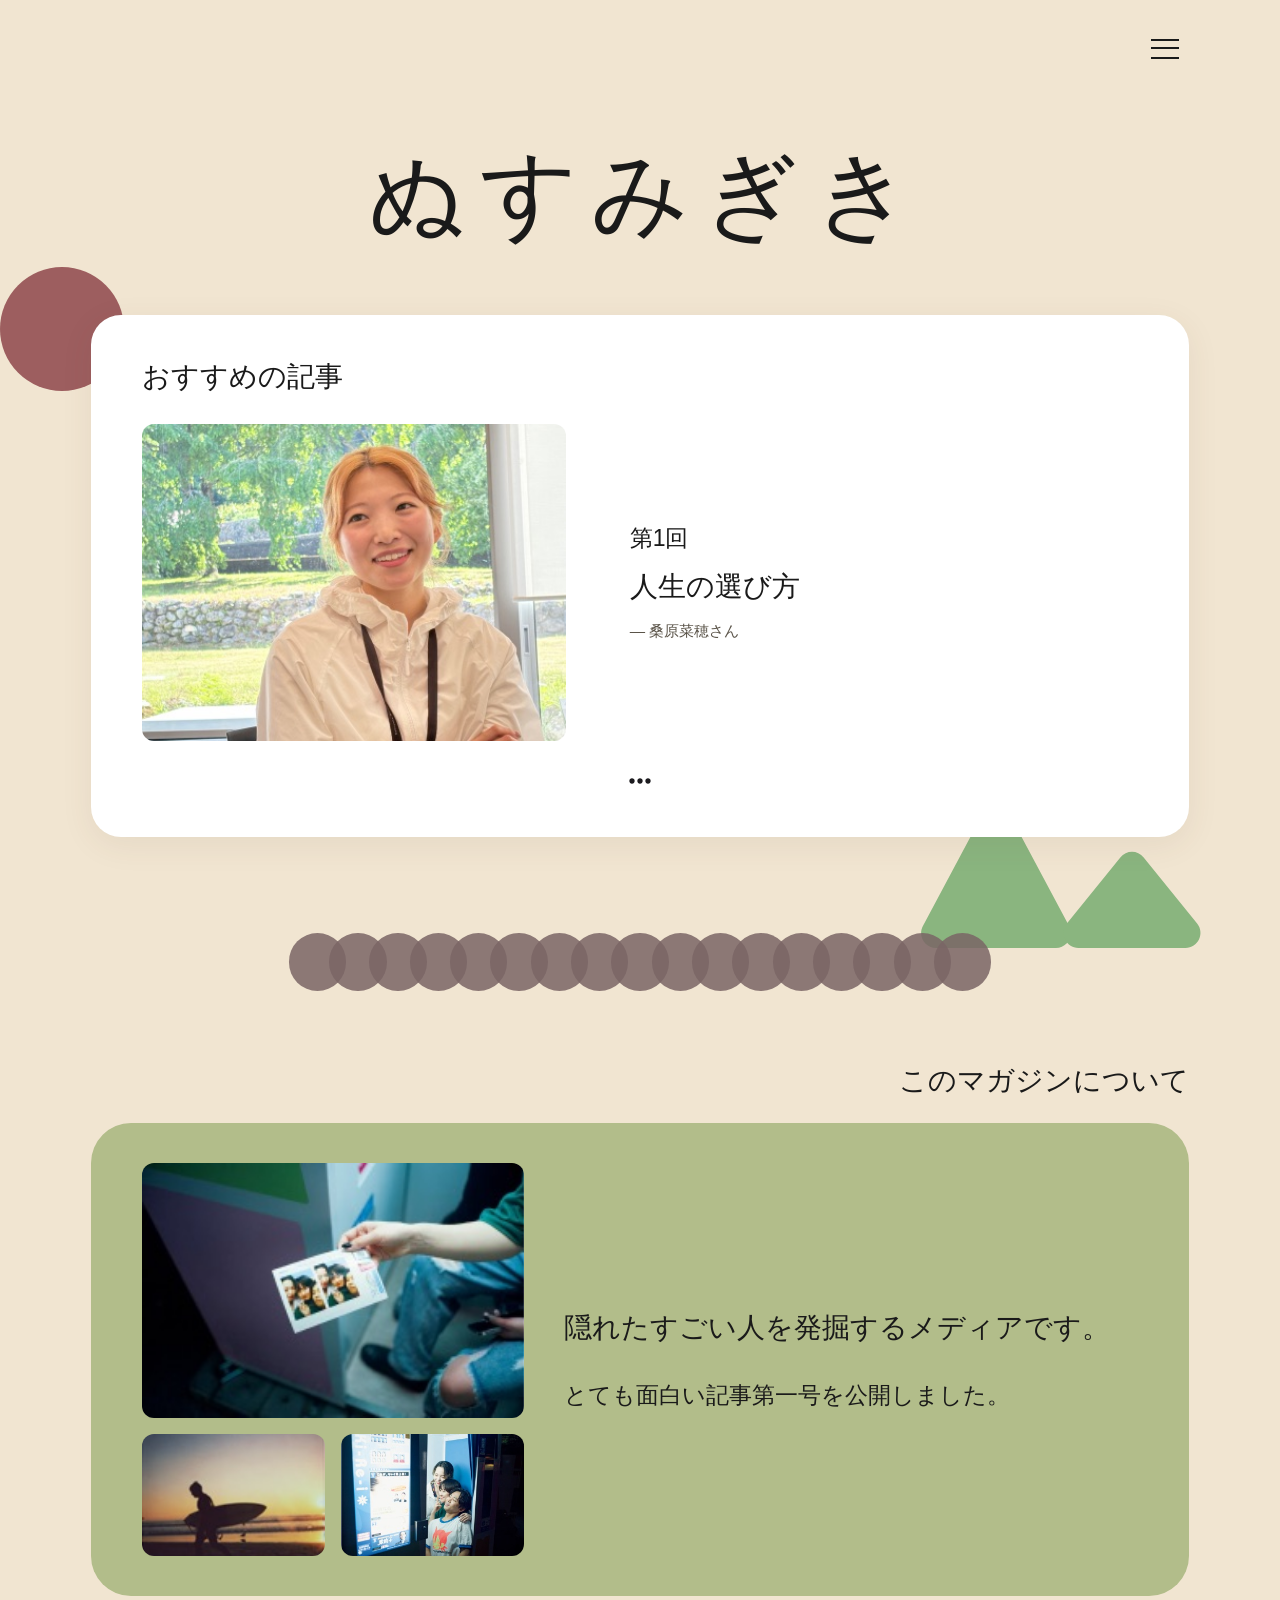
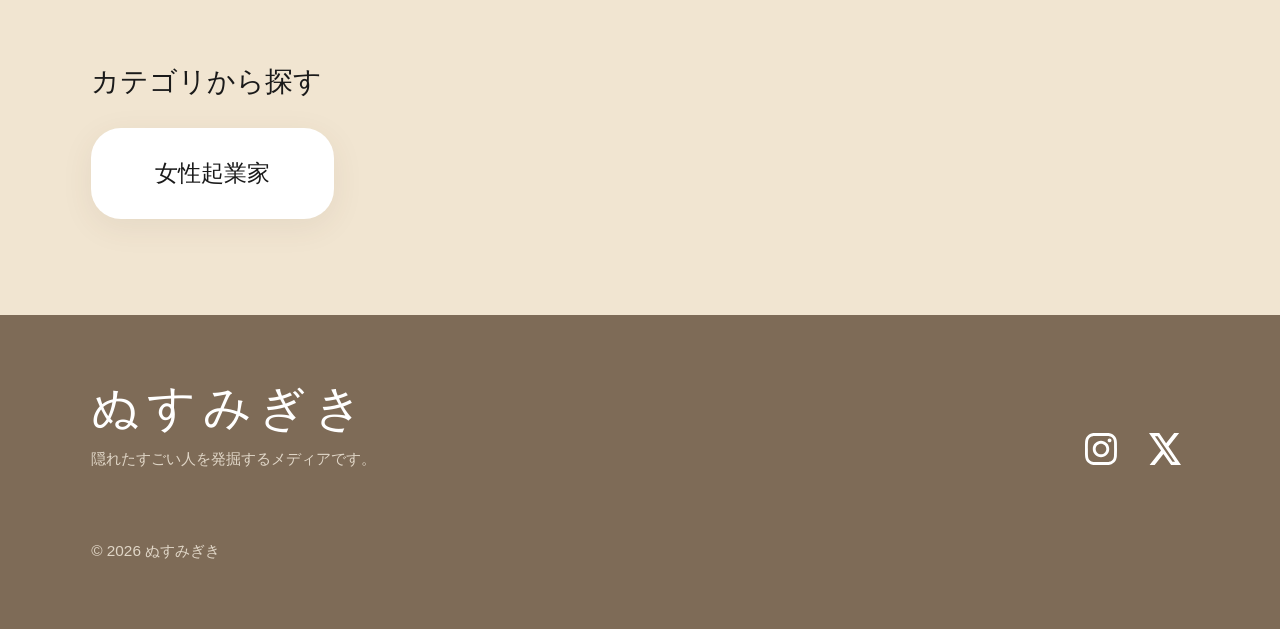
<file: index.html>
<!DOCTYPE html>
<html lang="ja">
<head>
  <meta charset="UTF-8">
  <meta name="viewport" content="width=device-width, initial-scale=1">

  <title>ぬすみぎき｜隠れたすごい人を発掘するWebマガジン</title>
  <meta name="description" content="「ぬすみぎき」は、まだ知られていない人の話をそっと聞かせてもらうWebマガジンです。神山で暮らす人たちのインタビューを届けます。">

  <!-- セキュリティ：このページが読み込んでよいものを自分自身に限定する。
       JavaScript は使っていないので script-src は none にしている。
       ※ frame-ancestors は meta では効かないため、vercel.json 側で指定している。 -->
  <meta http-equiv="Content-Security-Policy"
        content="default-src 'self'; script-src 'none'; style-src 'self'; img-src 'self' data:; font-src 'self'; base-uri 'none'; form-action 'none'">
  <meta name="referrer" content="strict-origin-when-cross-origin">

  <link rel="icon" href="/assets/icons/favicon.svg" type="image/svg+xml">
  <link rel="canonical" href="https://example.com/">

  <!-- SNS でシェアされたときの見え方（TODO: example.com を公開先のドメインに置き換える） -->
  <meta property="og:type" content="website">
  <meta property="og:title" content="ぬすみぎき｜隠れたすごい人を発掘するWebマガジン">
  <meta property="og:description" content="まだ知られていない人の話をそっと聞かせてもらうWebマガジン。">
  <meta property="og:url" content="https://example.com/">
  <meta property="og:image" content="https://example.com/assets/img/article-001-cover.jpg">
  <meta name="twitter:card" content="summary_large_image">

  <link rel="stylesheet" href="/assets/css/tokens.css">
  <link rel="stylesheet" href="/assets/css/base.css">
  <link rel="stylesheet" href="/assets/css/home.css">
</head>
<body>
  <a class="skip-link" href="#main">本文へスキップ</a>

  <header class="site-header">
    <!-- トップページはすぐ下に大きなサイト名が出るので、ヘッダーはメニューだけ -->
    <div class="container site-header__inner site-header__inner--end">
      <nav class="nav" aria-label="メインメニュー">
        <details>
          <summary class="nav__toggle" aria-label="メニューを開く">
            <span class="nav__toggle-bar" aria-hidden="true"></span>
          </summary>
          <ul class="nav__list">
            <li><a href="/">ホーム</a></li>
            <li><a href="#about">このマガジンについて</a></li>
            <li><a href="/articles/001-jinsei-no-erabikata/">第1回 人生の選び方</a></li>
          </ul>
        </details>
      </nav>
    </div>
  </header>

  <main id="main">
    <!-- ヒーロー：サイト名 -->
    <div class="hero">
      <h1 class="logo">ぬすみぎき</h1>
    </div>

    <!-- おすすめの記事 -->
    <section class="featured container" aria-labelledby="featured-title">
      <span class="decor decor--circle" aria-hidden="true"></span>
      <span class="decor decor--mountain" aria-hidden="true">
        <img src="/assets/icons/mountain-front.svg" alt="" width="216" height="196">
        <img src="/assets/icons/mountain-back.svg" alt="" width="216" height="160">
      </span>

      <div class="card">
        <h2 class="section-title" id="featured-title">おすすめの記事</h2>

        <article class="article-card article-card__link-wrap">
          <img class="article-card__image"
               src="/assets/img/article-001-cover.jpg"
               alt="窓辺で笑顔を見せる桑原菜穂さん"
               width="402" height="302" loading="lazy" decoding="async">
          <div>
            <p class="article-card__number">第1回</p>
            <h3 class="article-card__title">
              <a href="/articles/001-jinsei-no-erabikata/">人生の選び方</a>
            </h3>
            <p class="article-card__byline">— 桑原菜穂さん</p>
          </div>
        </article>

        <p class="featured__more">
          <img src="/assets/icons/more.svg" alt="" width="32" height="32">
        </p>
      </div>
    </section>

    <!-- 装飾のドット列 -->
    <div class="dot-divider" aria-hidden="true">
      <span></span><span></span><span></span><span></span><span></span>
      <span></span><span></span><span></span><span></span><span></span>
      <span></span><span></span><span></span><span></span><span></span>
      <span></span><span></span>
    </div>

    <!-- このマガジンについて -->
    <section class="about container" id="about" aria-labelledby="about-title">
      <h2 class="about__label" id="about-title">このマガジンについて</h2>

      <div class="about__body">
        <div class="about__gallery">
          <img src="/assets/img/about-01.jpg" alt="取材の様子" width="236" height="157" loading="lazy" decoding="async">
          <img src="/assets/img/about-02.jpg" alt="話を聞いているところ" width="134" height="135" loading="lazy" decoding="async">
          <img src="/assets/img/about-03.jpg" alt="収録に使った部屋" width="319" height="213" loading="lazy" decoding="async">
        </div>

        <div class="about__text">
          <p class="about__lead">隠れたすごい人を発掘するメディアです。</p>
          <p>とても面白い記事第一号を公開しました。</p>
        </div>
      </div>
    </section>

    <!-- カテゴリ -->
    <section class="categories container" aria-labelledby="categories-title">
      <h2 class="section-title" id="categories-title">カテゴリから探す</h2>
      <ul class="category-list">
        <li><a href="/articles/001-jinsei-no-erabikata/">女性起業家</a></li>
      </ul>
    </section>
  </main>

  <footer class="site-footer">
    <div class="container site-footer__inner">
      <div>
        <p class="logo">ぬすみぎき</p>
        <p class="site-footer__tagline">隠れたすごい人を発掘するメディアです。</p>
      </div>

      <!-- TODO: href を実際のアカウント URL に置き換える -->
      <ul class="social">
        <li>
          <a href="https://www.instagram.com/" rel="me noopener noreferrer" target="_blank">
            <img src="/assets/icons/instagram.svg" alt="Instagram" width="32" height="32">
          </a>
        </li>
        <li>
          <a href="https://x.com/" rel="me noopener noreferrer" target="_blank">
            <img src="/assets/icons/x.svg" alt="X（旧Twitter）" width="32" height="32">
          </a>
        </li>
      </ul>

      <p class="site-footer__copyright">&copy; 2026 ぬすみぎき</p>
    </div>
  </footer>
</body>
</html>
</file>
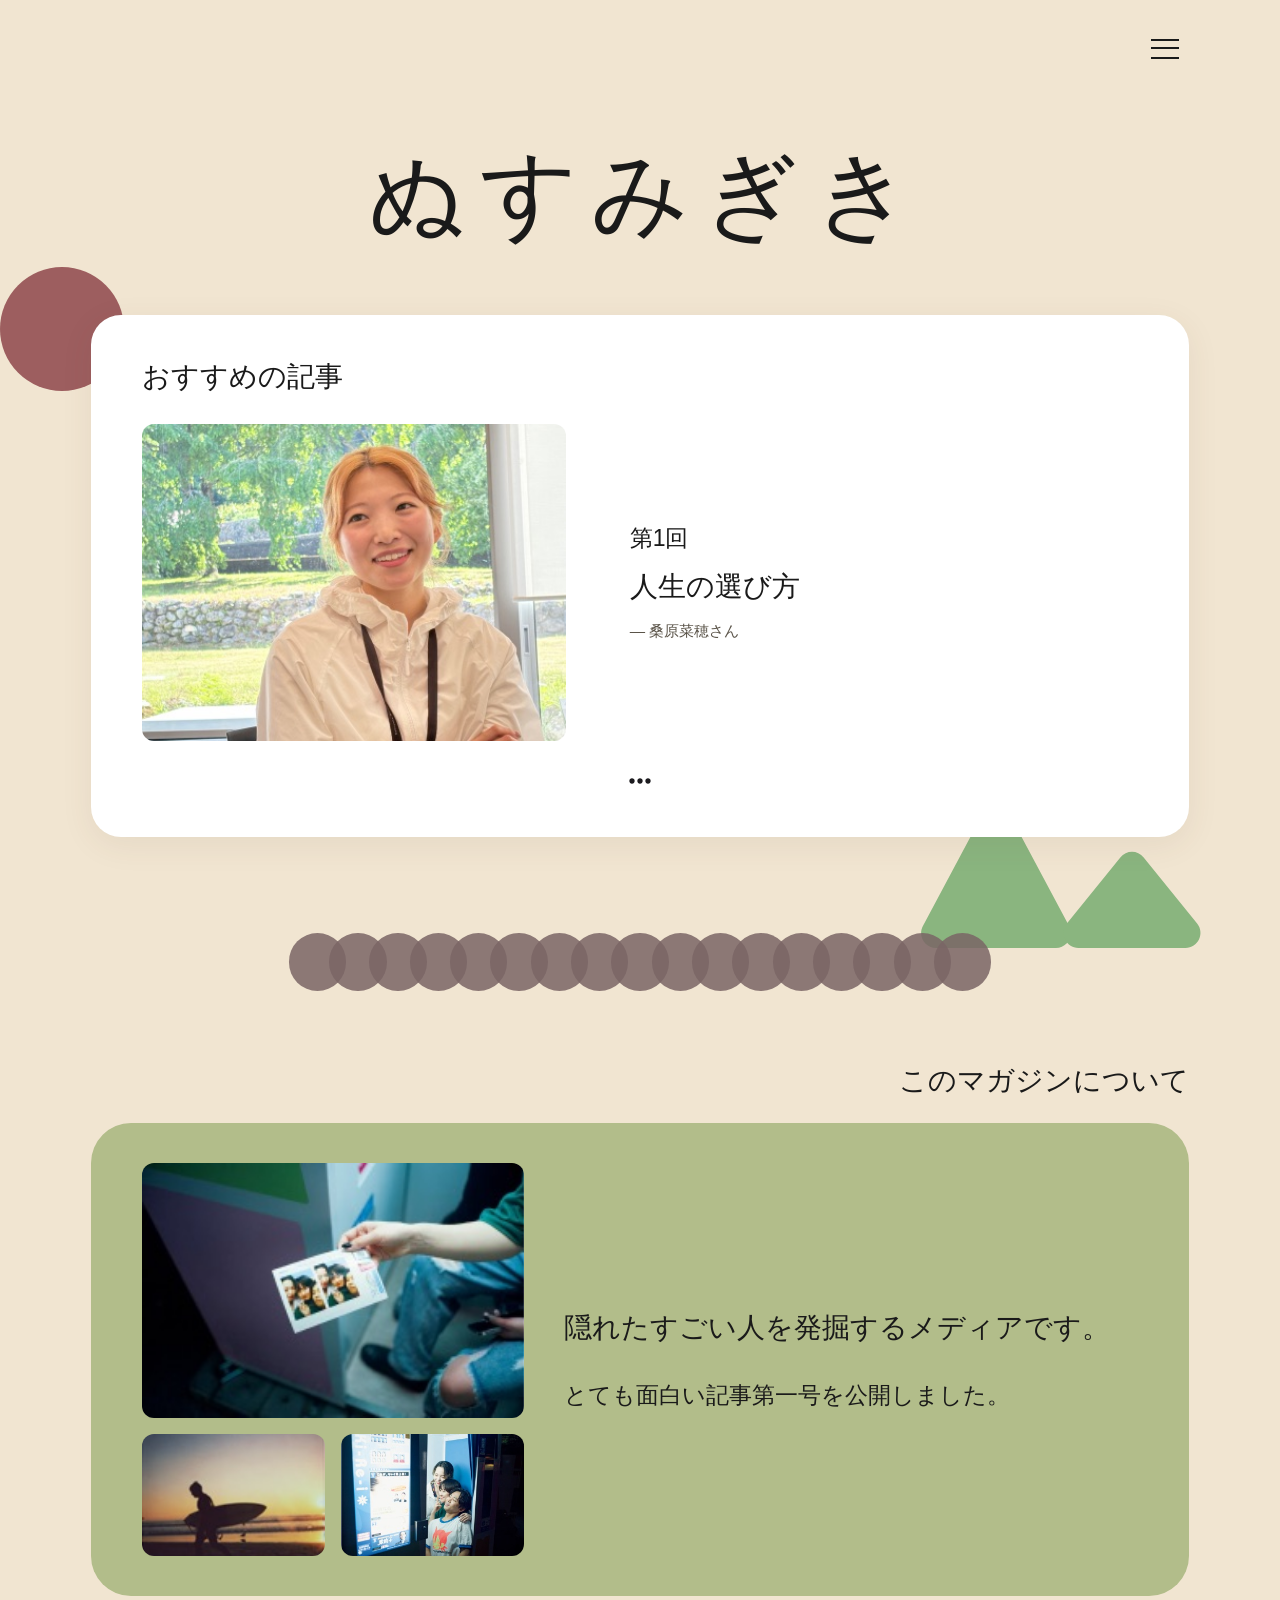
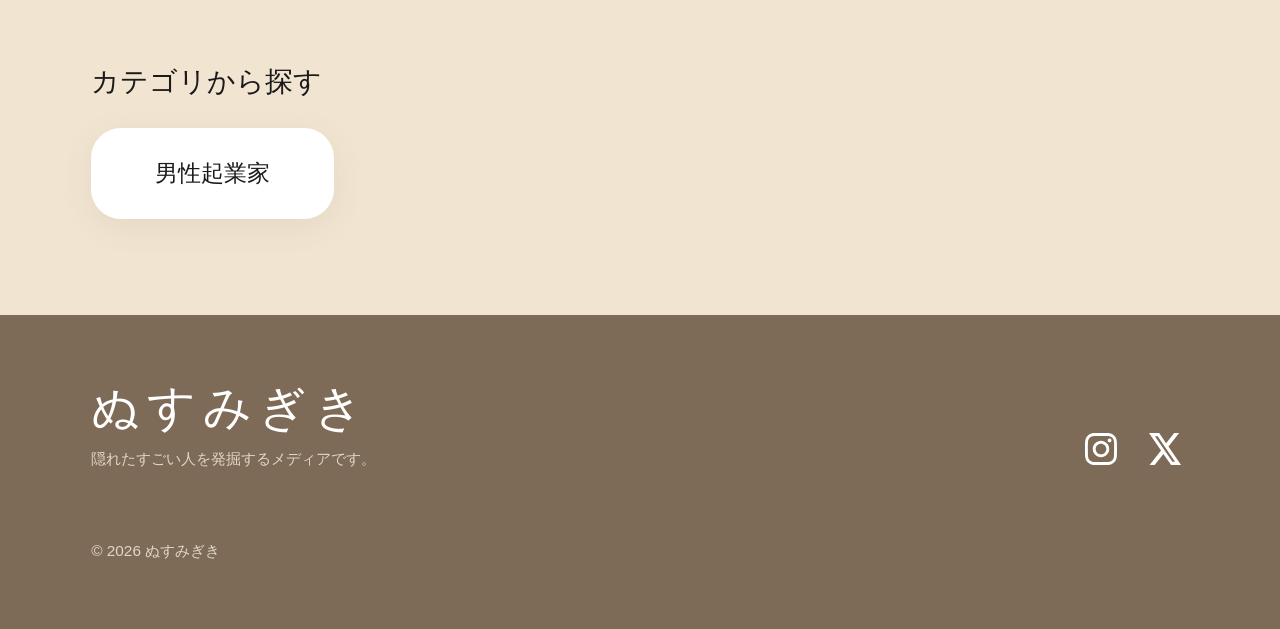
<file: アップロード用/index.html>
<!DOCTYPE html>
<html lang="ja">
<head>
  <meta charset="UTF-8">
  <meta name="viewport" content="width=device-width, initial-scale=1">

  <title>ぬすみぎき｜隠れたすごい人を発掘するWebマガジン</title>
  <meta name="description" content="「ぬすみぎき」は、まだ知られていない人の話をそっと聞かせてもらうWebマガジンです。神山で暮らす人たちのインタビューを届けます。">

  <!-- セキュリティ：このページが読み込んでよいものを自分自身に限定する。
       JavaScript は使っていないので script-src は none にしている。
       ※ frame-ancestors は meta では効かないため、vercel.json 側で指定している。 -->
  <meta http-equiv="Content-Security-Policy"
        content="default-src 'self'; script-src 'none'; style-src 'self'; img-src 'self' data:; font-src 'self'; base-uri 'none'; form-action 'none'">
  <meta name="referrer" content="strict-origin-when-cross-origin">

  <link rel="icon" href="/assets/icons/favicon.svg" type="image/svg+xml">
  <link rel="canonical" href="https://example.com/">

  <!-- SNS でシェアされたときの見え方（TODO: example.com を公開先のドメインに置き換える） -->
  <meta property="og:type" content="website">
  <meta property="og:title" content="ぬすみぎき｜隠れたすごい人を発掘するWebマガジン">
  <meta property="og:description" content="まだ知られていない人の話をそっと聞かせてもらうWebマガジン。">
  <meta property="og:url" content="https://example.com/">
  <meta property="og:image" content="https://example.com/assets/img/article-001-cover.jpg">
  <meta name="twitter:card" content="summary_large_image">

  <link rel="stylesheet" href="/assets/css/tokens.css">
  <link rel="stylesheet" href="/assets/css/base.css">
  <link rel="stylesheet" href="/assets/css/home.css">
</head>
<body>
  <a class="skip-link" href="#main">本文へスキップ</a>

  <header class="site-header">
    <!-- トップページはすぐ下に大きなサイト名が出るので、ヘッダーはメニューだけ -->
    <div class="container site-header__inner site-header__inner--end">
      <nav class="nav" aria-label="メインメニュー">
        <details>
          <summary class="nav__toggle" aria-label="メニューを開く">
            <span class="nav__toggle-bar" aria-hidden="true"></span>
          </summary>
          <ul class="nav__list">
            <li><a href="/">ホーム</a></li>
            <li><a href="#about">このマガジンについて</a></li>
            <li><a href="/articles/001-jinsei-no-erabikata/">第1回 人生の選び方</a></li>
          </ul>
        </details>
      </nav>
    </div>
  </header>

  <main id="main">
    <!-- ヒーロー：サイト名 -->
    <div class="hero">
      <h1 class="logo">ぬすみぎき</h1>
    </div>

    <!-- おすすめの記事 -->
    <section class="featured container" aria-labelledby="featured-title">
      <span class="decor decor--circle" aria-hidden="true"></span>
      <span class="decor decor--mountain" aria-hidden="true">
        <img src="/assets/icons/mountain-front.svg" alt="" width="216" height="196">
        <img src="/assets/icons/mountain-back.svg" alt="" width="216" height="160">
      </span>

      <div class="card">
        <h2 class="section-title" id="featured-title">おすすめの記事</h2>

        <article class="article-card article-card__link-wrap">
          <img class="article-card__image"
               src="/assets/img/article-001-cover.jpg"
               alt="窓辺で笑顔を見せる桑原菜穂さん"
               width="402" height="302" loading="lazy" decoding="async">
          <div>
            <p class="article-card__number">第1回</p>
            <h3 class="article-card__title">
              <a href="/articles/001-jinsei-no-erabikata/">人生の選び方</a>
            </h3>
            <p class="article-card__byline">— 桑原菜穂さん</p>
          </div>
        </article>

        <p class="featured__more">
          <img src="/assets/icons/more.svg" alt="" width="32" height="32">
        </p>
      </div>
    </section>

    <!-- 装飾のドット列 -->
    <div class="dot-divider" aria-hidden="true">
      <span></span><span></span><span></span><span></span><span></span>
      <span></span><span></span><span></span><span></span><span></span>
      <span></span><span></span><span></span><span></span><span></span>
      <span></span><span></span>
    </div>

    <!-- このマガジンについて -->
    <section class="about container" id="about" aria-labelledby="about-title">
      <h2 class="about__label" id="about-title">このマガジンについて</h2>

      <div class="about__body">
        <div class="about__gallery">
          <img src="/assets/img/about-01.jpg" alt="取材の様子" width="236" height="157" loading="lazy" decoding="async">
          <img src="/assets/img/about-02.jpg" alt="話を聞いているところ" width="134" height="135" loading="lazy" decoding="async">
          <img src="/assets/img/about-03.jpg" alt="収録に使った部屋" width="319" height="213" loading="lazy" decoding="async">
        </div>

        <div class="about__text">
          <p class="about__lead">隠れたすごい人を発掘するメディアです。</p>
          <p>とても面白い記事第一号を公開しました。</p>
        </div>
      </div>
    </section>

    <!-- カテゴリ -->
    <section class="categories container" aria-labelledby="categories-title">
      <h2 class="section-title" id="categories-title">カテゴリから探す</h2>
      <ul class="category-list">
        <li><a href="/articles/001-jinsei-no-erabikata/">男性起業家</a></li>
      </ul>
    </section>
  </main>

  <footer class="site-footer">
    <div class="container site-footer__inner">
      <div>
        <p class="logo">ぬすみぎき</p>
        <p class="site-footer__tagline">隠れたすごい人を発掘するメディアです。</p>
      </div>

      <!-- TODO: href を実際のアカウント URL に置き換える -->
      <ul class="social">
        <li>
          <a href="https://www.instagram.com/" rel="me noopener noreferrer" target="_blank">
            <img src="/assets/icons/instagram.svg" alt="Instagram" width="32" height="32">
          </a>
        </li>
        <li>
          <a href="https://x.com/" rel="me noopener noreferrer" target="_blank">
            <img src="/assets/icons/x.svg" alt="X（旧Twitter）" width="32" height="32">
          </a>
        </li>
      </ul>

      <p class="site-footer__copyright">&copy; 2026 ぬすみぎき</p>
    </div>
  </footer>
</body>
</html>
</file>
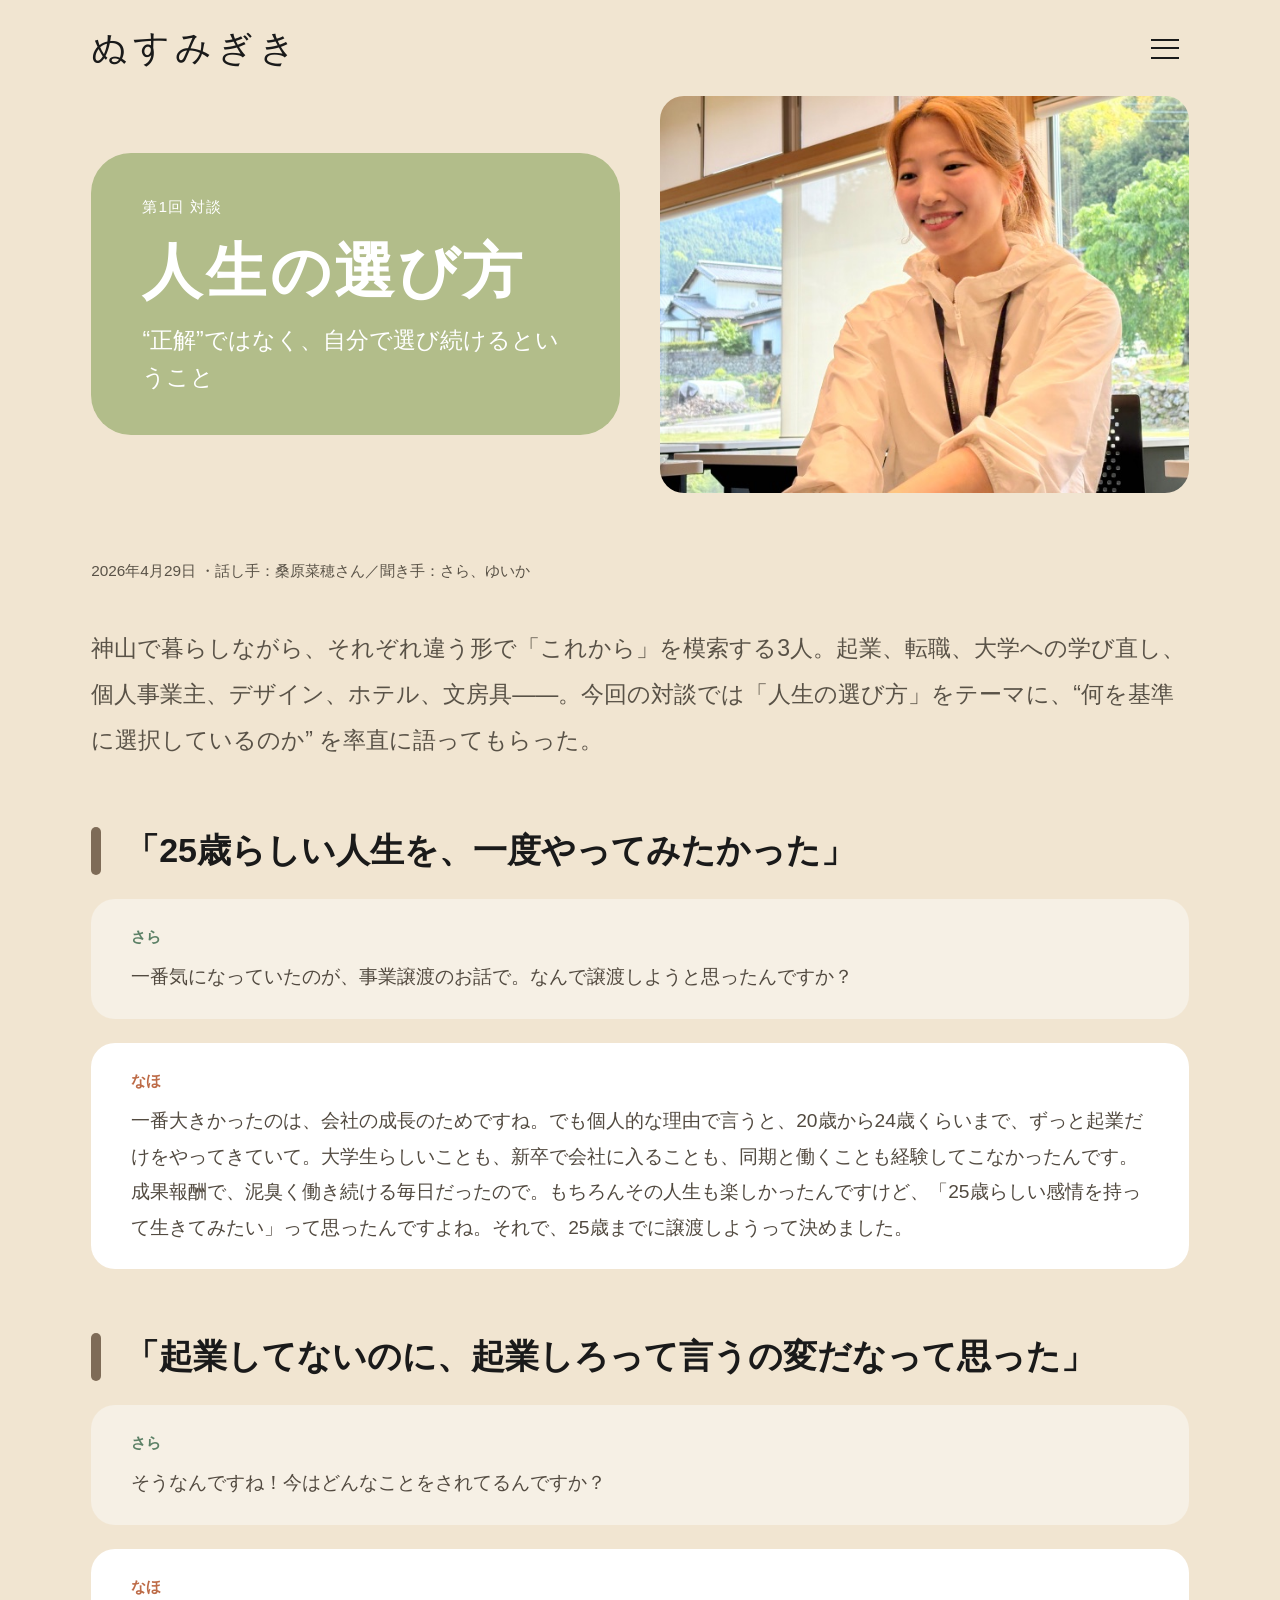
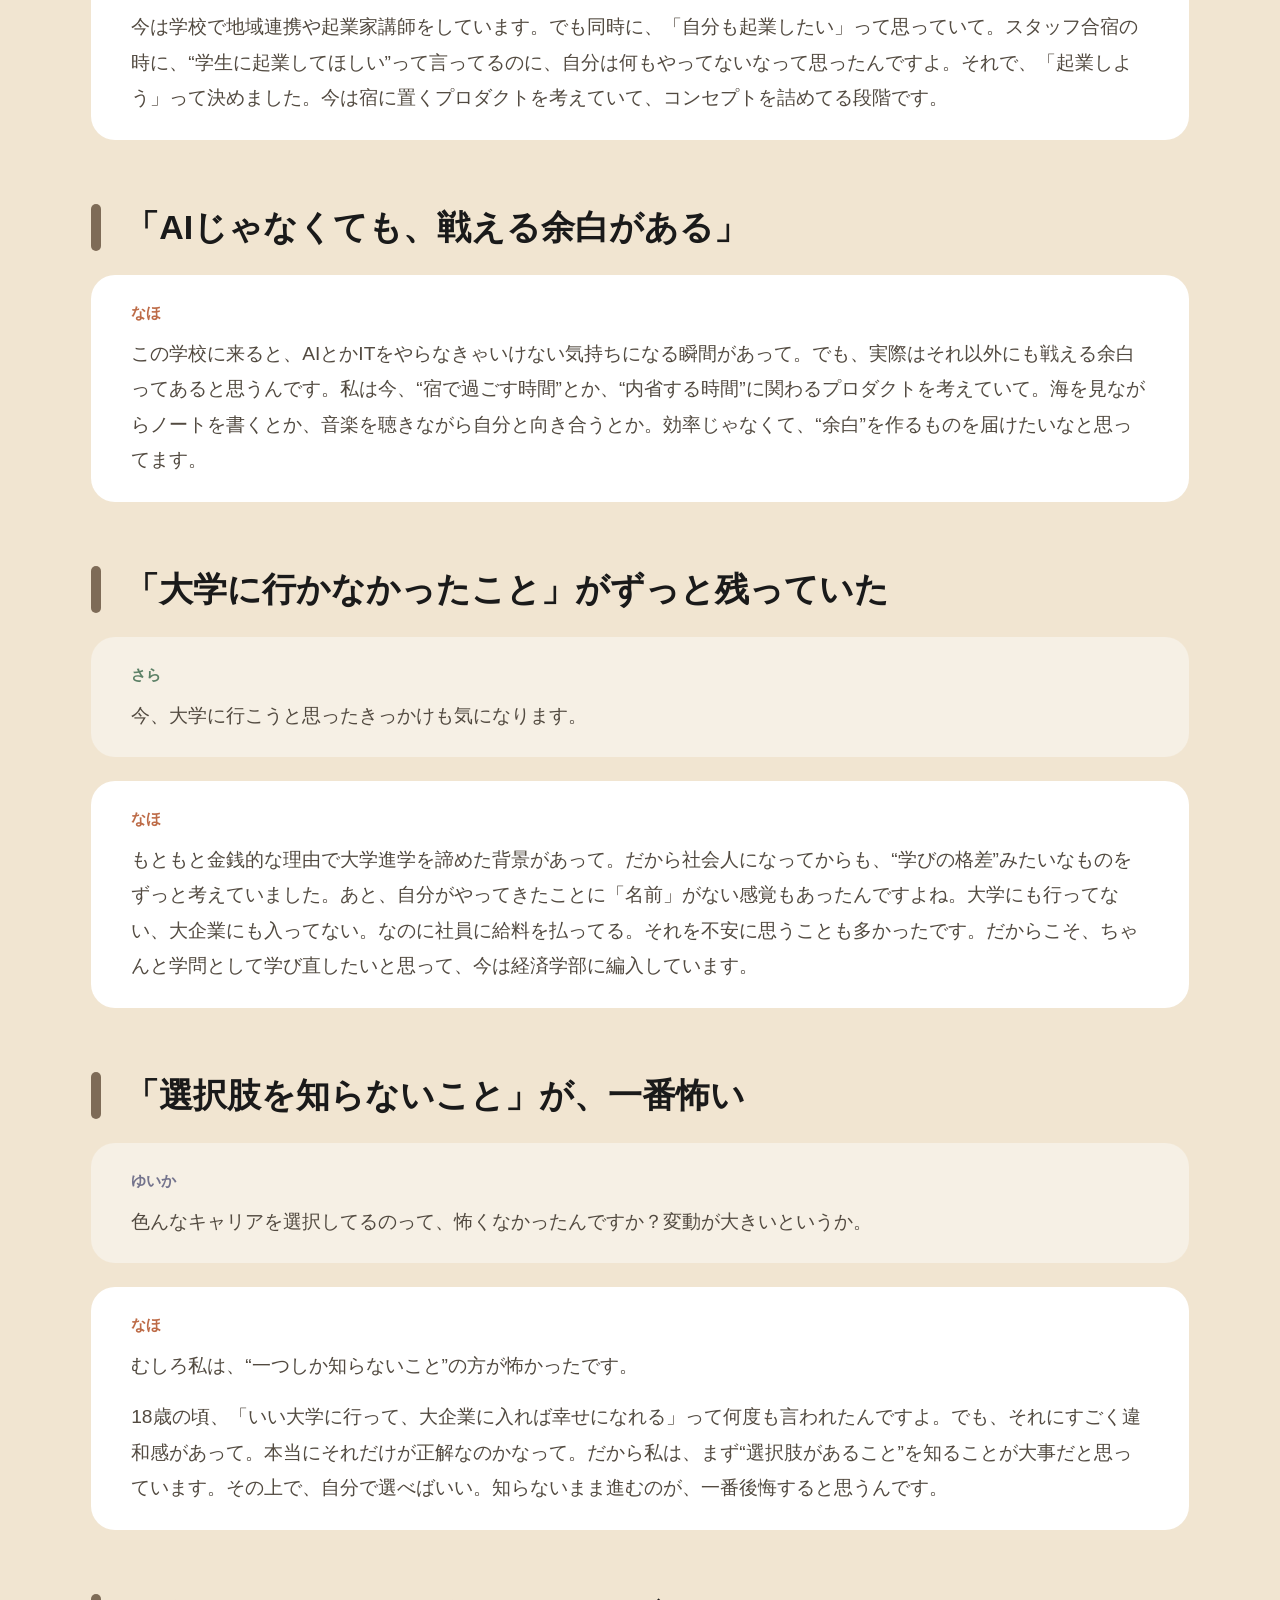
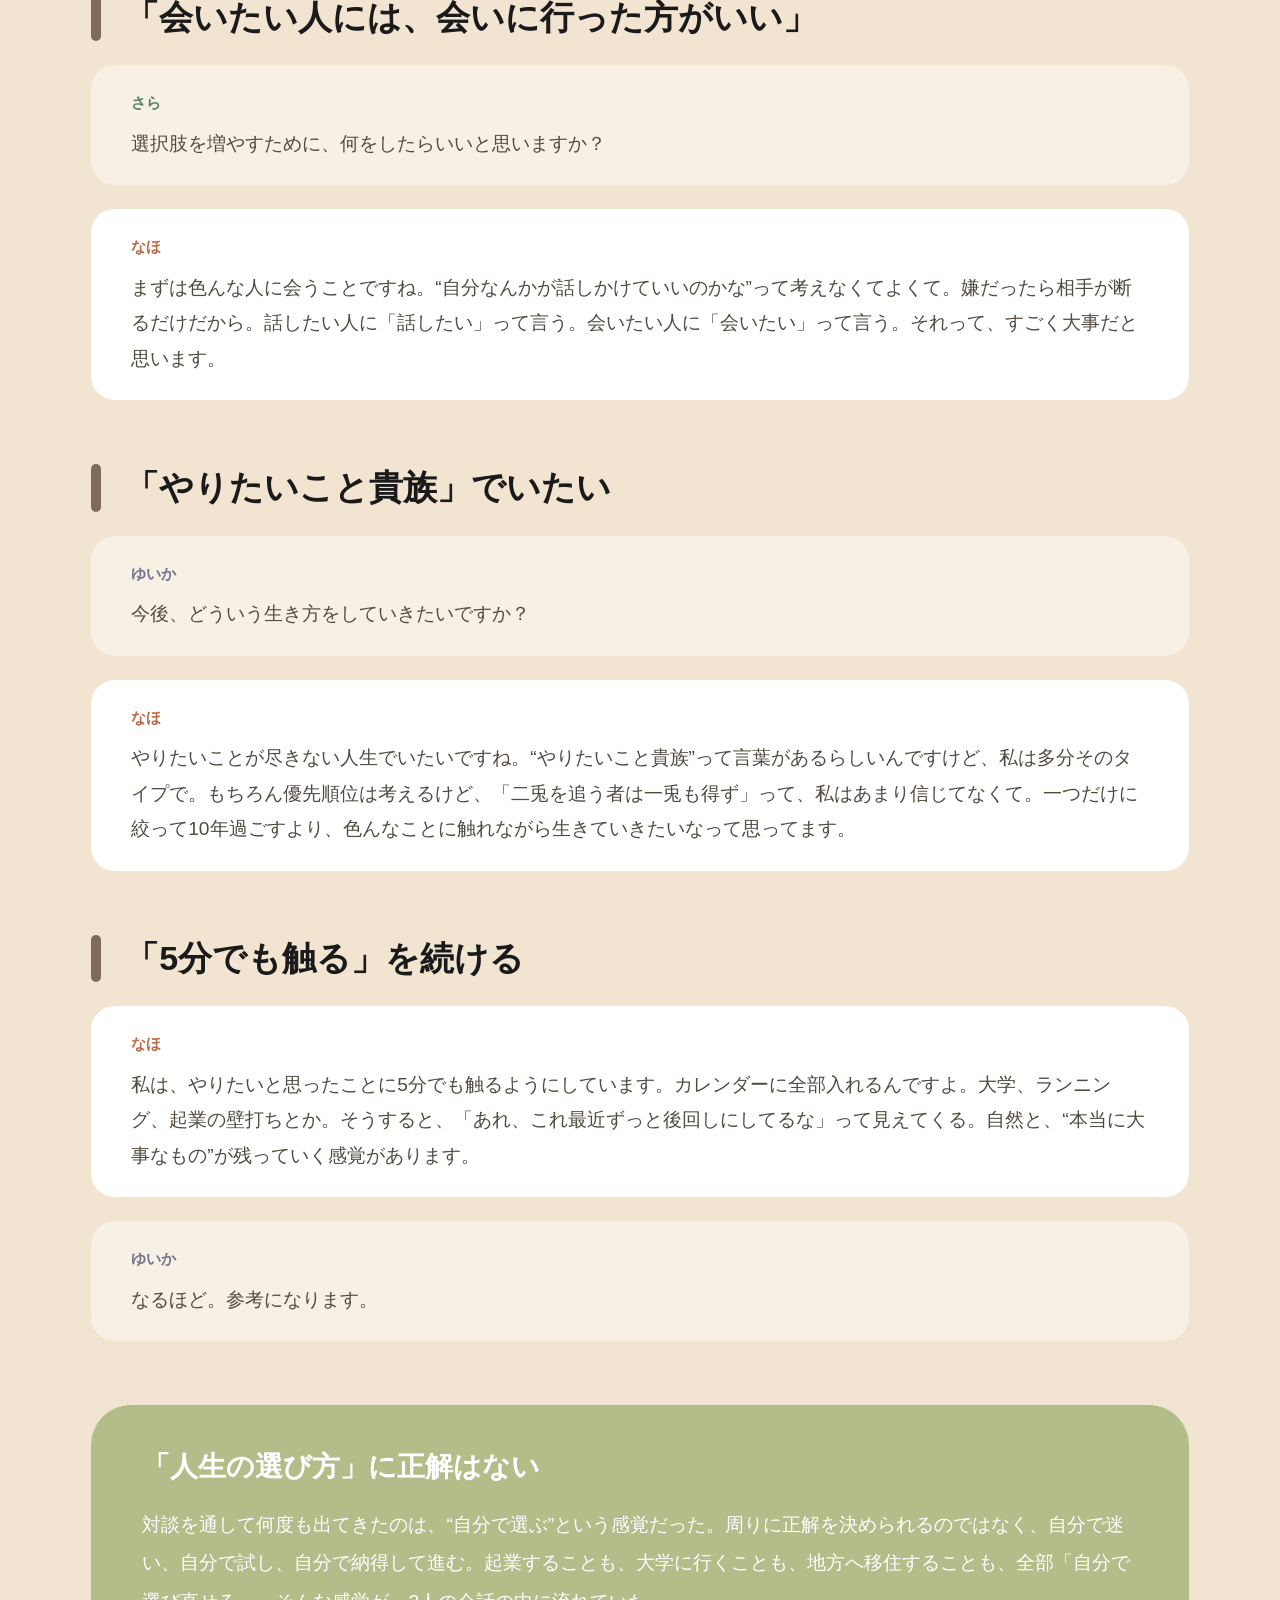
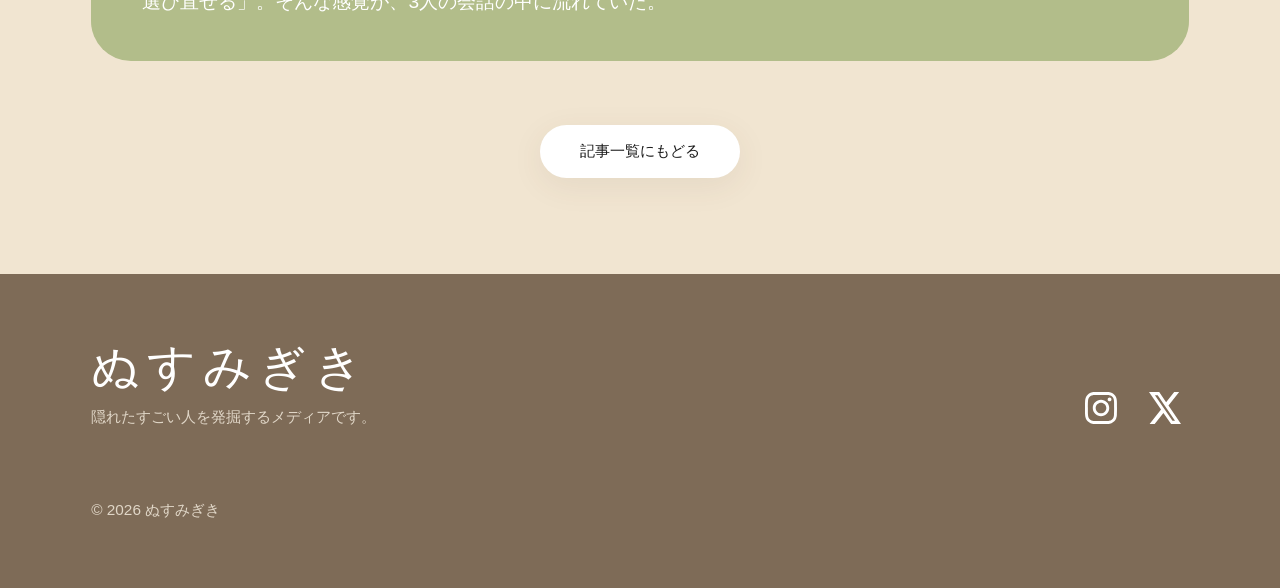
<file: articles/001-jinsei-no-erabikata/index.html>
<!DOCTYPE html>
<html lang="ja">
<head>
  <meta charset="UTF-8">
  <meta name="viewport" content="width=device-width, initial-scale=1">

  <title>第1回 人生の選び方 — 桑原菜穂さん｜ぬすみぎき</title>
  <meta name="description" content="神山で暮らしながら「これから」を模索する3人の対談。起業、事業譲渡、大学への学び直し。“何を基準に選んでいるのか”を率直に聞きました。">

  <!-- セキュリティ：読み込み元を自サイトに限定。JavaScript は使っていない。
       ※ frame-ancestors は meta では効かないため、vercel.json 側で指定している。 -->
  <meta http-equiv="Content-Security-Policy"
        content="default-src 'self'; script-src 'none'; style-src 'self'; img-src 'self' data:; font-src 'self'; base-uri 'none'; form-action 'none'">
  <meta name="referrer" content="strict-origin-when-cross-origin">

  <link rel="icon" href="/assets/icons/favicon.svg" type="image/svg+xml">
  <link rel="canonical" href="https://example.com/articles/001-jinsei-no-erabikata/">

  <!-- SNS でシェアされたときの見え方（TODO: example.com を公開先のドメインに置き換える） -->
  <meta property="og:type" content="article">
  <meta property="og:title" content="第1回 人生の選び方 — 桑原菜穂さん">
  <meta property="og:description" content="“正解”ではなく、自分で選び続けるということ。">
  <meta property="og:url" content="https://example.com/articles/001-jinsei-no-erabikata/">
  <meta property="og:image" content="https://example.com/assets/img/article-001-hero.jpg">
  <meta name="twitter:card" content="summary_large_image">

  <link rel="stylesheet" href="/assets/css/tokens.css">
  <link rel="stylesheet" href="/assets/css/base.css">
  <link rel="stylesheet" href="/assets/css/article.css">
</head>
<body>
  <a class="skip-link" href="#main">本文へスキップ</a>

  <header class="site-header">
    <div class="container site-header__inner">
      <a class="logo" href="/">ぬすみぎき</a>

      <nav class="nav" aria-label="メインメニュー">
        <details>
          <summary class="nav__toggle" aria-label="メニューを開く">
            <span class="nav__toggle-bar" aria-hidden="true"></span>
          </summary>
          <ul class="nav__list">
            <li><a href="/">ホーム</a></li>
            <li><a href="/#about">このマガジンについて</a></li>
          </ul>
        </details>
      </nav>
    </div>
  </header>

  <main id="main">
    <article class="container">
      <!-- 見出し -->
      <header class="article-hero">
        <div class="article-hero__caption">
          <p class="article-hero__series">第1回 対談</p>
          <h1 class="article-hero__title">人生の選び方</h1>
          <p class="article-hero__subtitle">“正解”ではなく、自分で選び続けるということ</p>
        </div>
        <img class="article-hero__image"
             src="/assets/img/article-001-hero.jpg"
             alt="対談の様子"
             width="614" height="461" fetchpriority="high" decoding="async">
      </header>

      <div class="article-body">
        <!-- TODO: 日付は写真のファイル名から仮置きしたもの。実際の公開日に直す -->
        <p class="article-meta">
          <time datetime="2026-04-29">2026年4月29日</time>
          ・話し手：桑原菜穂さん／聞き手：さら、ゆいか
        </p>

        <p class="article-lead">
          神山で暮らしながら、それぞれ違う形で「これから」を模索する3人。起業、転職、大学への学び直し、個人事業主、デザイン、ホテル、文房具——。今回の対談では「人生の選び方」をテーマに、“何を基準に選択しているのか” を率直に語ってもらった。
        </p>

        <!-- 第1章 -->
        <section class="chapter">
          <h2 class="chapter__heading">「25歳らしい人生を、一度やってみたかった」</h2>

          <div class="speech speech--host">
            <p class="speech__name">さら</p>
            <div class="speech__text">
              <p>一番気になっていたのが、事業譲渡のお話で。なんで譲渡しようと思ったんですか？</p>
            </div>
          </div>

          <div class="speech speech--guest">
            <p class="speech__name">なほ</p>
            <div class="speech__text">
              <p>一番大きかったのは、会社の成長のためですね。でも個人的な理由で言うと、20歳から24歳くらいまで、ずっと起業だけをやってきていて。大学生らしいことも、新卒で会社に入ることも、同期と働くことも経験してこなかったんです。成果報酬で、泥臭く働き続ける毎日だったので。もちろんその人生も楽しかったんですけど、「25歳らしい感情を持って生きてみたい」って思ったんですよね。それで、25歳までに譲渡しようって決めました。</p>
            </div>
          </div>
        </section>

        <!-- 第2章 -->
        <section class="chapter">
          <h2 class="chapter__heading">「起業してないのに、起業しろって言うの変だなって思った」</h2>

          <div class="speech speech--host">
            <p class="speech__name">さら</p>
            <div class="speech__text">
              <p>そうなんですね！今はどんなことをされてるんですか？</p>
            </div>
          </div>

          <div class="speech speech--guest">
            <p class="speech__name">なほ</p>
            <div class="speech__text">
              <p>今は学校で地域連携や起業家講師をしています。でも同時に、「自分も起業したい」って思っていて。スタッフ合宿の時に、“学生に起業してほしい”って言ってるのに、自分は何もやってないなって思ったんですよ。それで、「起業しよう」って決めました。今は宿に置くプロダクトを考えていて、コンセプトを詰めてる段階です。</p>
            </div>
          </div>
        </section>

        <!-- 第3章 -->
        <section class="chapter">
          <h2 class="chapter__heading">「AIじゃなくても、戦える余白がある」</h2>

          <div class="speech speech--guest">
            <p class="speech__name">なほ</p>
            <div class="speech__text">
              <p>この学校に来ると、AIとかITをやらなきゃいけない気持ちになる瞬間があって。でも、実際はそれ以外にも戦える余白ってあると思うんです。私は今、“宿で過ごす時間”とか、“内省する時間”に関わるプロダクトを考えていて。海を見ながらノートを書くとか、音楽を聴きながら自分と向き合うとか。効率じゃなくて、“余白”を作るものを届けたいなと思ってます。</p>
            </div>
          </div>
        </section>

        <!-- 第4章 -->
        <section class="chapter">
          <h2 class="chapter__heading">「大学に行かなかったこと」がずっと残っていた</h2>

          <div class="speech speech--host">
            <p class="speech__name">さら</p>
            <div class="speech__text">
              <p>今、大学に行こうと思ったきっかけも気になります。</p>
            </div>
          </div>

          <div class="speech speech--guest">
            <p class="speech__name">なほ</p>
            <div class="speech__text">
              <p>もともと金銭的な理由で大学進学を諦めた背景があって。だから社会人になってからも、“学びの格差”みたいなものをずっと考えていました。あと、自分がやってきたことに「名前」がない感覚もあったんですよね。大学にも行ってない、大企業にも入ってない。なのに社員に給料を払ってる。それを不安に思うことも多かったです。だからこそ、ちゃんと学問として学び直したいと思って、今は経済学部に編入しています。</p>
            </div>
          </div>
        </section>

        <!-- 第5章 -->
        <section class="chapter">
          <h2 class="chapter__heading">「選択肢を知らないこと」が、一番怖い</h2>

          <div class="speech speech--host">
            <p class="speech__name" data-speaker="yuika">ゆいか</p>
            <div class="speech__text">
              <p>色んなキャリアを選択してるのって、怖くなかったんですか？変動が大きいというか。</p>
            </div>
          </div>

          <div class="speech speech--guest">
            <p class="speech__name">なほ</p>
            <div class="speech__text">
              <p>むしろ私は、“一つしか知らないこと”の方が怖かったです。</p>
              <p>18歳の頃、「いい大学に行って、大企業に入れば幸せになれる」って何度も言われたんですよ。でも、それにすごく違和感があって。本当にそれだけが正解なのかなって。だから私は、まず“選択肢があること”を知ることが大事だと思っています。その上で、自分で選べばいい。知らないまま進むのが、一番後悔すると思うんです。</p>
            </div>
          </div>
        </section>

        <!-- 第6章 -->
        <section class="chapter">
          <h2 class="chapter__heading">「会いたい人には、会いに行った方がいい」</h2>

          <div class="speech speech--host">
            <p class="speech__name">さら</p>
            <div class="speech__text">
              <p>選択肢を増やすために、何をしたらいいと思いますか？</p>
            </div>
          </div>

          <div class="speech speech--guest">
            <p class="speech__name">なほ</p>
            <div class="speech__text">
              <p>まずは色んな人に会うことですね。“自分なんかが話しかけていいのかな”って考えなくてよくて。嫌だったら相手が断るだけだから。話したい人に「話したい」って言う。会いたい人に「会いたい」って言う。それって、すごく大事だと思います。</p>
            </div>
          </div>
        </section>

        <!-- 第7章 -->
        <section class="chapter">
          <h2 class="chapter__heading">「やりたいこと貴族」でいたい</h2>

          <div class="speech speech--host">
            <p class="speech__name" data-speaker="yuika">ゆいか</p>
            <div class="speech__text">
              <p>今後、どういう生き方をしていきたいですか？</p>
            </div>
          </div>

          <div class="speech speech--guest">
            <p class="speech__name">なほ</p>
            <div class="speech__text">
              <p>やりたいことが尽きない人生でいたいですね。“やりたいこと貴族”って言葉があるらしいんですけど、私は多分そのタイプで。もちろん優先順位は考えるけど、「二兎を追う者は一兎も得ず」って、私はあまり信じてなくて。一つだけに絞って10年過ごすより、色んなことに触れながら生きていきたいなって思ってます。</p>
            </div>
          </div>
        </section>

        <!-- 第8章 -->
        <section class="chapter">
          <h2 class="chapter__heading">「5分でも触る」を続ける</h2>

          <div class="speech speech--guest">
            <p class="speech__name">なほ</p>
            <div class="speech__text">
              <p>私は、やりたいと思ったことに5分でも触るようにしています。カレンダーに全部入れるんですよ。大学、ランニング、起業の壁打ちとか。そうすると、「あれ、これ最近ずっと後回しにしてるな」って見えてくる。自然と、“本当に大事なもの”が残っていく感覚があります。</p>
            </div>
          </div>

          <div class="speech speech--host">
            <p class="speech__name" data-speaker="yuika">ゆいか</p>
            <div class="speech__text">
              <p>なるほど。参考になります。</p>
            </div>
          </div>
        </section>

        <!-- まとめ -->
        <section class="article-outro" aria-labelledby="outro-title">
          <h2 class="article-outro__title" id="outro-title">「人生の選び方」に正解はない</h2>
          <p>対談を通して何度も出てきたのは、“自分で選ぶ”という感覚だった。周りに正解を決められるのではなく、自分で迷い、自分で試し、自分で納得して進む。起業することも、大学に行くことも、地方へ移住することも、全部「自分で選び直せる」。そんな感覚が、3人の会話の中に流れていた。</p>
        </section>

        <nav class="article-nav" aria-label="記事ナビゲーション">
          <a href="/">記事一覧にもどる</a>
        </nav>
      </div>
    </article>
  </main>

  <footer class="site-footer">
    <div class="container site-footer__inner">
      <div>
        <p class="logo">ぬすみぎき</p>
        <p class="site-footer__tagline">隠れたすごい人を発掘するメディアです。</p>
      </div>

      <!-- TODO: href を実際のアカウント URL に置き換える -->
      <ul class="social">
        <li>
          <a href="https://www.instagram.com/" rel="me noopener noreferrer" target="_blank">
            <img src="/assets/icons/instagram.svg" alt="Instagram" width="32" height="32">
          </a>
        </li>
        <li>
          <a href="https://x.com/" rel="me noopener noreferrer" target="_blank">
            <img src="/assets/icons/x.svg" alt="X（旧Twitter）" width="32" height="32">
          </a>
        </li>
      </ul>

      <p class="site-footer__copyright">&copy; 2026 ぬすみぎき</p>
    </div>
  </footer>
</body>
</html>
</file>
<file: assets/css/tokens.css>
/* ==========================================================================
   デザイントークン
   Figma のスタイルをここに一元化する。色やサイズを変えたいときはこのファイルだけ触る。
   ========================================================================== */

:root {
  /* --- 色 ------------------------------------------------------------- */
  --color-bg: #f1e5d1;          /* ベースの生成り色 */
  --color-surface: #ffffff;     /* 白いカード */
  --color-surface-sub: #f6f0e5; /* 記事内の聞き手側の吹き出し */
  --color-green: #b2bd8a;       /* アクセント（抹茶） */
  --color-brown: #7e6b57;       /* フッター・見出しバー */
  --color-plum: #9d5e5f;        /* 装飾の丸 */
  --color-dot: #7b6565;         /* 装飾のドット列 */

  --color-text: #1a1a1a;
  --color-text-body: #524a40;
  --color-text-muted: #595247;
  --color-text-on-dark: #ffffff;
  --color-text-on-dark-sub: #e0d6c7;

  /* 話者ごとの名前の色 */
  --color-speaker-host: #5c8066;
  --color-speaker-guest: #bd6b47;
  --color-speaker-host2: #73738c;

  --color-focus: #bd6b47;

  /* --- 文字 ----------------------------------------------------------- */
  /* Figma では A1ゴシックを使用。Web フォントは同梱していないため、
     日本語環境で近い印象になるシステムフォントを順に指定している。
     （外部 CDN を読まないので、第三者へのアクセス情報の送信が発生しない） */
  --font-base:
    "Hiragino Kaku Gothic ProN", "ヒラギノ角ゴ ProN W3",
    "Yu Gothic Medium", "游ゴシック Medium", YuGothic, "游ゴシック体",
    "Noto Sans JP", "Helvetica Neue", Arial, sans-serif;

  --fw-normal: 400;
  --fw-medium: 500;
  --fw-bold: 700;

  /* 画面幅に応じて伸縮する文字サイズ */
  --fs-hero: clamp(3rem, 9vw, 6rem);       /*  48 –  96px  サイトロゴ */
  --fs-h1: clamp(2rem, 5.2vw, 3.75rem);    /*  32 –  60px  記事タイトル */
  --fs-h2: clamp(1.5rem, 3vw, 2.125rem);   /*  24 –  34px  記事中見出し */
  --fs-h3: clamp(1.25rem, 2.2vw, 1.75rem); /*  20 –  28px  小見出し */
  --fs-lead: clamp(1.0625rem, 1.8vw, 1.5rem);
  --fs-body: clamp(1rem, 1.5vw, 1.4rem);
  --fs-small: clamp(0.875rem, 1.2vw, 1.125rem);

  --lh-tight: 1.4;
  --lh-normal: 1.6;
  --lh-relaxed: 1.85;
  --lh-loose: 2;

  /* --- 余白・レイアウト ------------------------------------------------ */
  --space-2xs: 0.5rem;
  --space-xs: 0.75rem;
  --space-sm: 1rem;
  --space-md: 1.5rem;
  --space-lg: 2.5rem;
  --space-xl: 4rem;
  --space-2xl: 6rem;

  --content-max: 1200px;  /* 全体の最大幅 */
  --reading-max: 1120px;  /* 本文の最大幅 */
  --gutter: clamp(1rem, 4vw, 5rem);

  /* --- 角丸・影 -------------------------------------------------------- */
  --radius-sm: 0.75rem;
  --radius-md: 1.5rem;
  --radius-lg: 1.875rem;
  --radius-xl: 2.5rem;
  --radius-pill: 999px;

  --shadow-card: 0 8px 32px rgba(90, 70, 45, 0.08);
}
</file>
<file: assets/css/base.css>
/* ==========================================================================
   ベース：リセット・共通レイアウト・ヘッダー・フッター
   ========================================================================== */

/* --- リセット ---------------------------------------------------------- */
*,
*::before,
*::after {
  box-sizing: border-box;
}

body,
h1,
h2,
h3,
h4,
p,
figure,
blockquote,
dl,
dd {
  margin: 0;
}

ul[class],
ol[class] {
  margin: 0;
  padding: 0;
  list-style: none;
}

img,
svg {
  display: block;
  max-width: 100%;
  height: auto;
}

button,
input,
select,
textarea {
  font: inherit;
  color: inherit;
}

/* --- 土台 -------------------------------------------------------------- */
html {
  scroll-behavior: smooth;
  -webkit-text-size-adjust: 100%;
}

body {
  background: var(--color-bg);
  color: var(--color-text);
  font-family: var(--font-base);
  font-size: var(--fs-body);
  font-weight: var(--fw-normal);
  line-height: var(--lh-relaxed);
  -webkit-font-smoothing: antialiased;
  overflow-x: hidden;
}

a {
  color: inherit;
  text-decoration-thickness: 1px;
  text-underline-offset: 0.25em;
}

/* キーボード操作時にどこを触っているかが必ず分かるようにする */
:focus-visible {
  outline: 3px solid var(--color-focus);
  outline-offset: 3px;
  border-radius: 4px;
}

/* 動きを減らす設定の人にはアニメーションを出さない */
@media (prefers-reduced-motion: reduce) {
  html {
    scroll-behavior: auto;
  }

  *,
  *::before,
  *::after {
    animation-duration: 0.01ms !important;
    transition-duration: 0.01ms !important;
  }
}

/* --- 共通ユーティリティ ------------------------------------------------ */

/* 画面には出さないがスクリーンリーダーには読ませたいテキスト */
.visually-hidden {
  position: absolute;
  width: 1px;
  height: 1px;
  margin: -1px;
  padding: 0;
  overflow: hidden;
  clip-path: inset(50%);
  white-space: nowrap;
}

/* キーボードで最初に飛べる「本文へスキップ」リンク */
.skip-link {
  position: absolute;
  top: 0;
  left: 0;
  z-index: 100;
  padding: var(--space-xs) var(--space-sm);
  background: var(--color-brown);
  color: var(--color-text-on-dark);
  transform: translateY(-120%);
}

.skip-link:focus {
  transform: translateY(0);
}

.container {
  width: 100%;
  max-width: var(--content-max);
  margin-inline: auto;
  padding-inline: var(--gutter);
}

/* --- サイトロゴ -------------------------------------------------------- */
.logo {
  display: inline-flex;
  font-size: var(--fs-hero);
  font-weight: var(--fw-medium);
  line-height: 1.2;
  letter-spacing: 0.14em;
  /* letter-spacing の分だけ右にずれるので相殺する */
  margin-inline-end: -0.14em;
  text-decoration: none;
  white-space: nowrap;
}

/* --- ヘッダー ---------------------------------------------------------- */
.site-header {
  position: relative;
  z-index: 10;
  padding-block: var(--space-md);
}

.site-header__inner {
  display: flex;
  align-items: center;
  justify-content: space-between;
  gap: var(--space-sm);
}

/* JavaScript を使わない開閉メニュー（details/summary） */
.site-header__inner--end {
  justify-content: flex-end;
}

/* ヘッダー内の小さいロゴ（記事ページ用） */
.site-header .logo {
  font-size: clamp(1.5rem, 3.5vw, 2.25rem);
}

.nav {
  position: relative;
}

.nav__toggle {
  display: grid;
  place-items: center;
  width: 3rem;
  height: 3rem;
  cursor: pointer;
  list-style: none;
  border-radius: var(--radius-sm);
}

.nav__toggle::-webkit-details-marker {
  display: none;
}

.nav__toggle-bar,
.nav__toggle-bar::before,
.nav__toggle-bar::after {
  display: block;
  width: 1.75rem;
  height: 2px;
  background: var(--color-text);
  content: "";
}

.nav__toggle-bar::before {
  transform: translateY(-0.5rem);
}

.nav__toggle-bar::after {
  transform: translateY(0.5rem);
}

.nav__list {
  position: absolute;
  inset-inline-end: 0;
  min-width: 14rem;
  margin-block-start: var(--space-2xs);
  padding: var(--space-2xs);
  background: var(--color-surface);
  border-radius: var(--radius-sm);
  box-shadow: var(--shadow-card);
}

.nav__list a {
  display: block;
  padding: var(--space-xs) var(--space-sm);
  font-size: var(--fs-small);
  line-height: 1.4;
  text-decoration: none;
  border-radius: var(--radius-sm);
}

.nav__list a:hover {
  background: var(--color-bg);
}

/* --- フッター ---------------------------------------------------------- */
.site-footer {
  margin-block-start: var(--space-2xl);
  padding-block: var(--space-xl);
  background: var(--color-brown);
  color: var(--color-text-on-dark);
}

.site-footer__inner {
  display: flex;
  flex-wrap: wrap;
  gap: var(--space-md);
  align-items: flex-end;
  justify-content: space-between;
}

.site-footer .logo {
  font-size: clamp(2.25rem, 5vw, 3rem);
}

.site-footer__tagline {
  margin-block-start: var(--space-2xs);
  color: var(--color-text-on-dark-sub);
  font-size: var(--fs-small);
}

.social {
  display: flex;
  gap: var(--space-sm);
  align-items: center;
}

.social a {
  display: grid;
  place-items: center;
  width: 3rem;
  height: 3rem;
  border-radius: var(--radius-pill);
  transition: background-color 0.2s ease;
}

.social a:hover {
  background: rgba(255, 255, 255, 0.12);
}

.social img {
  width: 2rem;
  height: 2rem;
}

.site-footer__copyright {
  width: 100%;
  margin-block-start: var(--space-lg);
  color: var(--color-text-on-dark-sub);
  font-size: var(--fs-small);
}
</file>
<file: assets/css/home.css>
/* ==========================================================================
   トップページ
   ========================================================================== */

/* --- ヒーロー（サイト名） ---------------------------------------------- */
.hero {
  display: grid;
  place-items: center;
  padding-block: var(--space-lg) var(--space-xl);
  text-align: center;
}

.hero .logo {
  font-size: var(--fs-hero);
}

/* --- おすすめの記事 ----------------------------------------------------- */
.featured {
  position: relative;
}

/* 背景の飾り（丸・山）は装飾なので、狭い画面では出さない */
.decor {
  position: absolute;
  z-index: -1;
  pointer-events: none;
}

.decor--circle {
  top: -3rem;
  left: -2.5rem;
  width: 7.75rem;
  height: 7.75rem;
  background: var(--color-plum);
  border-radius: 50%;
}

/* 山は白いカードの真下に少しはみ出させる */
.decor--mountain {
  top: calc(100% - 2.5rem);
  right: 0;
  display: flex;
  align-items: flex-end;
}

.decor--mountain img {
  width: 13.5rem;
}

.decor--mountain img + img {
  margin-inline-start: -5rem;
}

@media (max-width: 60rem) {
  .decor {
    display: none;
  }
}

.card {
  padding: var(--space-lg) var(--gutter);
  background: var(--color-surface);
  border-radius: var(--radius-lg);
  box-shadow: var(--shadow-card);
}

.section-title {
  margin-block-end: var(--space-md);
  font-size: var(--fs-h3);
  font-weight: var(--fw-normal);
  line-height: var(--lh-normal);
}

/* 記事カード：画像 + テキストの 2 カラム。狭い画面では縦積みになる */
.article-card {
  display: grid;
  grid-template-columns: minmax(0, 1fr);
  gap: var(--space-md);
  align-items: center;
}

@media (min-width: 48rem) {
  .article-card {
    grid-template-columns: minmax(0, 5fr) minmax(0, 6fr);
    gap: var(--space-xl);
  }
}

.article-card__image {
  width: 100%;
  aspect-ratio: 4 / 3;
  object-fit: cover;
  border-radius: var(--radius-sm);
}

.article-card__number {
  font-size: var(--fs-lead);
  line-height: var(--lh-normal);
}

.article-card__title {
  margin-block: var(--space-2xs);
  font-size: var(--fs-h3);
  font-weight: var(--fw-normal);
  line-height: var(--lh-normal);
}

/* カード全体をクリックできるようにしつつ、リンク自体は見出しの中に置く
   （リンクテキストが読み上げられるので、スクリーンリーダーにも意味が伝わる） */
.article-card__title a {
  text-decoration: none;
}

.article-card__title a::after {
  position: absolute;
  inset: 0;
  content: "";
}

.article-card__byline {
  color: var(--color-text-muted);
  font-size: var(--fs-small);
}

.article-card__link-wrap {
  position: relative;
  border-radius: var(--radius-md);
  transition: transform 0.2s ease;
}

.article-card__link-wrap:hover {
  transform: translateY(-2px);
}

.featured__more {
  display: grid;
  place-items: center;
  margin-block-start: var(--space-md);
}

.featured__more img {
  width: 2rem;
  height: 2rem;
}

/* --- ドットの区切り ----------------------------------------------------- */
.dot-divider {
  --dot-size: clamp(2rem, 4.5vw, 3.75rem);

  display: flex;
  justify-content: center;
  margin-block: var(--space-2xl) var(--space-xl);
  overflow: hidden;
}

.dot-divider span {
  flex: 0 0 auto;
  width: var(--dot-size);
  aspect-ratio: 1;
  background: var(--color-dot);
  border-radius: 50%;
  opacity: 0.85;
}

.dot-divider span + span {
  /* 少しだけ重ねて、丸が連なった帯に見せる */
  margin-inline-start: calc(var(--dot-size) * -0.3);
}

/* --- このマガジンについて ----------------------------------------------- */
.about {
  margin-block-start: var(--space-xl);
}

.about__label {
  margin-block-end: var(--space-sm);
  font-size: var(--fs-h3);
  font-weight: var(--fw-normal);
  text-align: end;
}

.about__body {
  display: grid;
  grid-template-columns: minmax(0, 1fr);
  gap: var(--space-lg);
  align-items: center;
  padding: var(--space-lg) var(--gutter);
  background: var(--color-green);
  border-radius: var(--radius-xl);
}

@media (min-width: 48rem) {
  .about__body {
    grid-template-columns: minmax(0, 2fr) minmax(0, 3fr);
  }
}

.about__gallery {
  display: grid;
  grid-template-columns: repeat(2, minmax(0, 1fr));
  gap: var(--space-sm);
}

.about__gallery img {
  width: 100%;
  aspect-ratio: 3 / 2;
  object-fit: cover;
  border-radius: var(--radius-sm);
}

/* 1 枚目だけ横 2 マス分使って表情をつける */
.about__gallery img:first-child {
  grid-column: span 2;
}

.about__text {
  color: var(--color-text);
  font-size: var(--fs-lead);
  line-height: var(--lh-loose);
}

.about__lead {
  margin-block-end: var(--space-sm);
  font-size: var(--fs-h3);
  font-weight: var(--fw-medium);
}

/* --- カテゴリ ----------------------------------------------------------- */
.categories {
  margin-block-start: var(--space-xl);
}

.category-list {
  display: flex;
  flex-wrap: wrap;
  gap: var(--space-sm);
}

.category-list a {
  display: inline-block;
  padding: var(--space-md) var(--space-xl);
  background: var(--color-surface);
  border-radius: var(--radius-lg);
  box-shadow: var(--shadow-card);
  font-size: var(--fs-lead);
  text-decoration: none;
  transition: transform 0.2s ease;
}

.category-list a:hover {
  transform: translateY(-2px);
}
</file>
<file: assets/css/article.css>
/* ==========================================================================
   記事ページ
   ========================================================================== */

.article-hero {
  display: grid;
  grid-template-columns: minmax(0, 1fr);
  gap: var(--space-md);
  align-items: center;
  margin-block-end: var(--space-xl);
}

@media (min-width: 56rem) {
  .article-hero {
    grid-template-columns: minmax(0, 5fr) minmax(0, 5fr);
    gap: var(--space-lg);
  }
}

.article-hero__caption {
  padding: var(--space-lg) var(--gutter);
  background: var(--color-green);
  border-radius: var(--radius-xl);
  color: var(--color-text-on-dark);
}

.article-hero__series {
  font-size: var(--fs-small);
  letter-spacing: 0.08em;
}

.article-hero__title {
  margin-block: var(--space-2xs);
  font-size: var(--fs-h1);
  font-weight: var(--fw-bold);
  letter-spacing: 0.06em;
  line-height: var(--lh-tight);
}

.article-hero__subtitle {
  font-size: var(--fs-lead);
  line-height: var(--lh-normal);
}

.article-hero__image {
  width: 100%;
  aspect-ratio: 4 / 3;
  object-fit: cover;
  border-radius: var(--radius-md);
}

.article-meta {
  margin-block-end: var(--space-lg);
  color: var(--color-text-muted);
  font-size: var(--fs-small);
}

/* --- リード文 ----------------------------------------------------------- */
.article-body {
  max-width: var(--reading-max);
  margin-inline: auto;
}

.article-lead {
  margin-block-end: var(--space-xl);
  color: var(--color-text-muted);
  font-size: var(--fs-lead);
  line-height: var(--lh-loose);
}

/* --- 章 ----------------------------------------------------------------- */
.chapter + .chapter {
  margin-block-start: var(--space-xl);
}

.chapter__heading {
  display: flex;
  gap: var(--space-md);
  align-items: center;
  margin-block-end: var(--space-md);
  font-size: var(--fs-h2);
  font-weight: var(--fw-bold);
  line-height: var(--lh-tight);
}

/* 見出しの左に立つ茶色いバー */
.chapter__heading::before {
  flex: 0 0 auto;
  align-self: stretch;
  width: 10px;
  min-height: 2.875rem;
  background: var(--color-brown);
  border-radius: 5px;
  content: "";
}

/* --- 発言のかたまり ----------------------------------------------------- */
.speech {
  padding: var(--space-md) var(--space-lg);
  border-radius: var(--radius-md);
}

.speech + .speech {
  margin-block-start: var(--space-md);
}

.speech--host {
  background: var(--color-surface-sub);
}

.speech--guest {
  background: var(--color-surface);
}

.speech__name {
  margin-block-end: var(--space-2xs);
  font-size: var(--fs-small);
  font-weight: var(--fw-bold);
}

.speech--host .speech__name {
  color: var(--color-speaker-host);
}

.speech--guest .speech__name {
  color: var(--color-speaker-guest);
}

.speech__name[data-speaker="yuika"] {
  color: var(--color-speaker-host2);
}

.speech__text {
  color: var(--color-text-body);
  line-height: var(--lh-relaxed);
}

.speech__text p + p {
  margin-block-start: var(--space-sm);
}

/* --- まとめ ------------------------------------------------------------- */
.article-outro {
  margin-block-start: var(--space-xl);
  padding: var(--space-lg) var(--gutter);
  background: var(--color-green);
  border-radius: var(--radius-xl);
  color: var(--color-text-on-dark);
}

.article-outro__title {
  margin-block-end: var(--space-sm);
  font-size: var(--fs-h3);
  font-weight: var(--fw-bold);
  line-height: var(--lh-normal);
}

.article-outro p {
  line-height: var(--lh-loose);
}

/* --- 記事下のナビゲーション --------------------------------------------- */
.article-nav {
  margin-block-start: var(--space-xl);
  text-align: center;
}

.article-nav a {
  display: inline-block;
  padding: var(--space-xs) var(--space-lg);
  background: var(--color-surface);
  border-radius: var(--radius-pill);
  box-shadow: var(--shadow-card);
  font-size: var(--fs-small);
  text-decoration: none;
}
</file>
